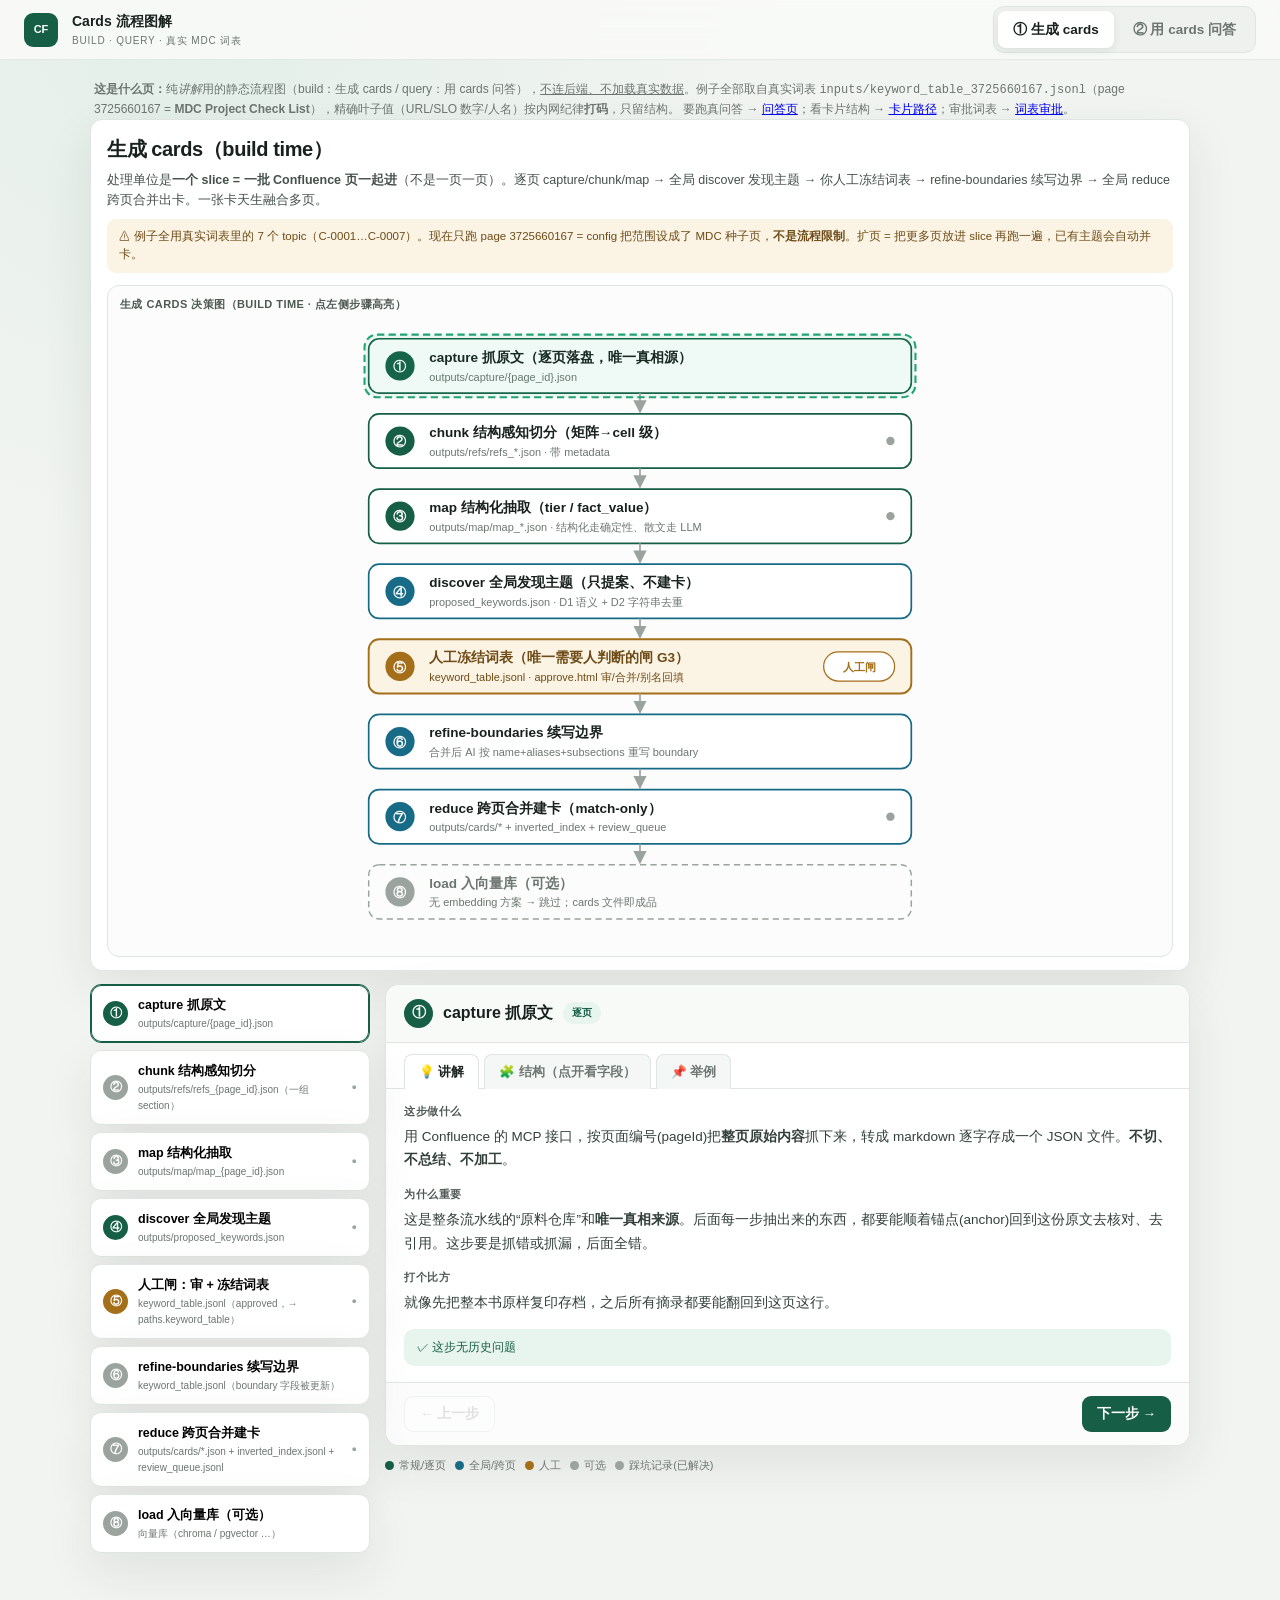
<file: frontend/flow.html>
<!doctype html>
<html lang="zh-CN">
<head>
<meta charset="utf-8" />
<meta name="viewport" content="width=device-width, initial-scale=1" />
<title>Cards 流程图解 · build & query（真实 MDC 数据）</title>
<style>
:root{
  --bg:#f2f4f1;--panel:#fff;--ink:#18211d;--muted:#6c756f;--line:#dfe5e0;
  --green:#165f46;--green-bright:#20a474;--green-soft:#e8f5ef;
  --gold:#a56e18;--gold-soft:#fbf4e5;--red:#b5473c;--red-soft:#faece9;
  --blue:#176b87;--blue-soft:#e4f2f5;--shadow:0 18px 50px rgba(31,48,39,.09);
}
*{box-sizing:border-box}
body{margin:0;color:var(--ink);background:radial-gradient(circle at 15% 0%,#e3efe9 0,transparent 30%),var(--bg);
  font-family:Inter,"Segoe UI","Microsoft YaHei",sans-serif;font-size:13.5px;line-height:1.6}
button{font:inherit;cursor:pointer}
code,pre{font-family:Consolas,"SF Mono",monospace}
.topbar{position:sticky;top:0;z-index:10;display:flex;align-items:center;gap:14px;min-height:60px;padding:0 24px;
  border-bottom:1px solid rgba(223,229,224,.85);background:rgba(249,250,248,.92);backdrop-filter:blur(14px);flex-wrap:wrap}
.brand-mark{display:grid;place-items:center;width:34px;height:34px;border-radius:9px;color:#fff;background:var(--green);font-size:11px;font-weight:800}
.brand strong{display:block;font-size:14px}.brand small{display:block;color:var(--muted);font-size:10px;text-transform:uppercase;letter-spacing:.08em}
.tabs{margin-left:auto;display:flex;gap:4px;padding:4px;border:1px solid var(--line);border-radius:11px;background:#eef1ee}
.tab{padding:8px 15px;border:0;border-radius:8px;color:var(--muted);background:transparent;font-weight:700}
.tab.on{color:var(--ink);background:#fff;box-shadow:0 3px 10px rgba(25,45,34,.08)}
main{width:min(1100px,calc(100% - 34px));margin:20px auto 60px}
.intro{padding:13px 16px;border:1px solid var(--line);border-radius:12px;background:#fff;box-shadow:var(--shadow)}
.intro h1{margin:0 0 5px;font-size:20px;letter-spacing:-.02em}
.intro p{margin:0;color:#46514a;font-size:12.5px}
.callout{margin-top:9px;padding:9px 12px;border-radius:9px;font-size:11.5px;line-height:1.55}
.callout.blue{background:var(--blue-soft);color:#0f4d61}.callout.gold{background:var(--gold-soft);color:#6e4b16}
.diagram{margin-top:12px;padding:10px;border:1px solid var(--line);border-radius:12px;background:#fbfcfb;overflow:auto}
.diagram svg{display:block;width:100%;height:auto;max-width:960px;margin:0 auto}
.diagram svg .dhi{fill:rgba(32,164,116,.07);stroke:var(--green-bright);stroke-width:2;stroke-dasharray:7 4;opacity:0;transition:opacity .25s;pointer-events:none}
.diagram .dcap{margin:0 2px 6px;font-size:11px;font-weight:800;letter-spacing:.04em;text-transform:uppercase;color:#4f5953}
.layout{display:grid;grid-template-columns:280px 1fr;gap:15px;margin-top:13px;align-items:start}
.rail{display:grid;gap:7px;position:sticky;top:74px}
.node{display:flex;gap:10px;align-items:center;width:100%;text-align:left;padding:10px 12px;border:1px solid var(--line);border-radius:11px;background:#fff;box-shadow:var(--shadow)}
.node:hover{border-color:#b9c6be}.node.on{border-color:var(--green);box-shadow:inset 0 0 0 1px var(--green)}
.node .num{flex:0 0 auto;display:grid;place-items:center;width:25px;height:25px;border-radius:50%;color:#fff;background:var(--green);font-size:12px;font-weight:800}
.node.flag .num{background:#9aa39d}.node.human .num{background:var(--gold)}.node.opt .num{background:#9aa39d}
.node .nt{display:block;font-size:12.5px;font-weight:800}.node .nd{display:block;margin-top:1px;color:var(--muted);font-size:10px}
.node .wf{margin-left:auto;color:#9aa39d;font-size:9px}
.detail{border:1px solid var(--line);border-radius:14px;background:#fff;box-shadow:var(--shadow);overflow:hidden}
.dh{display:flex;align-items:center;gap:10px;padding:14px 18px;border-bottom:1px solid var(--line);background:#f8faf8;flex-wrap:wrap}
.dh .num{display:grid;place-items:center;width:29px;height:29px;border-radius:50%;color:#fff;background:var(--green);font-weight:800}
.detail.flag .dh .num{background:#9aa39d}.detail.human .dh .num{background:var(--gold)}.detail.opt .dh .num{background:#9aa39d}
.dh h2{margin:0;font-size:16px}
.tag{padding:3px 9px;border-radius:999px;font-size:10px;font-weight:800;text-transform:uppercase}
.tag.page{color:var(--green);background:var(--green-soft)}.tag.global{color:var(--blue);background:var(--blue-soft)}
.tag.human{color:var(--gold);background:var(--gold-soft)}.tag.opt{color:var(--muted);background:#edf2ef}
.subtabs{display:flex;gap:5px;padding:11px 18px 0}
.subtabs button{padding:7px 14px;border:1px solid var(--line);border-radius:8px 8px 0 0;background:#f4f7f5;color:var(--muted);font-weight:700;font-size:12.5px;border-bottom:0}
.subtabs button.on{color:var(--ink);background:#fff}
.db{padding:14px 18px 16px;display:grid;gap:14px;border-top:1px solid var(--line);margin-top:-1px}
.sec h3{margin:0 0 5px;font-size:11px;font-weight:800;letter-spacing:.05em;text-transform:uppercase;color:#4f5953}
.sec p{margin:0;color:#33403a;font-size:13.5px;line-height:1.72}
.prodline{font-size:12px;color:var(--muted)}
.prodline code{padding:2px 7px;border-radius:6px;background:#eef2ef;color:#2f4a3d;font-weight:700}
.hint{font-size:11.5px;color:var(--blue);background:var(--blue-soft);padding:7px 10px;border-radius:8px}
.fd{border:1px solid var(--line);border-radius:9px;background:#fbfcfb;overflow:hidden}
.fd+.fd{margin-top:7px}
.fd>summary{list-style:none;cursor:pointer;display:flex;align-items:center;gap:8px;flex-wrap:wrap;padding:9px 12px;font-size:12.5px}
.fd>summary::-webkit-details-marker{display:none}
.fd>summary::before{content:"▸";color:#9aa39d;font-size:11px}
.fd[open]>summary::before{content:"▾"}
.fd>summary code{font-weight:800;color:#1f3b2e}
.ty{padding:2px 7px;border-radius:999px;background:#e8eeea;color:#516159;font-size:9.5px;font-weight:800;letter-spacing:.03em}
.ty.enum{background:var(--gold-soft);color:#6e4b16}.ty.num{background:var(--blue-soft);color:#0f4d61}
.fb{padding:0 13px 12px;font-size:12.5px;line-height:1.7;color:#3a443e;display:grid;gap:4px}
.fb b{color:#1f3b2e}
.fb .enums{display:flex;flex-wrap:wrap;gap:5px;margin-top:2px}
.fb .enums span{padding:3px 8px;border-radius:999px;background:#eef2ef;color:#41554b;font-size:11px;font-weight:700}
pre{margin:0;padding:12px 14px;border-radius:10px;background:#0f1714;color:#cfe7da;font-size:11.5px;line-height:1.6;overflow:auto;white-space:pre}
.warn{padding:11px 13px;border-radius:10px;background:var(--red-soft);border:1px solid #e6c1bb}
.warn h3{color:#8a2f25}.warn p{color:#7a2a21}
.ok{padding:9px 13px;border-radius:10px;background:var(--green-soft);color:#155e44;font-size:12px}
.hist{padding:11px 13px;border-radius:10px;background:#f1f5f2;border:1px solid var(--line)}
.hist h3{margin:0 0 4px;font-size:11px;font-weight:800;letter-spacing:.04em;color:#566159}
.hist p{margin:0;color:#4f5953;font-size:12.5px;line-height:1.65}
.hist .done{display:inline-block;margin-right:6px;padding:1px 7px;border-radius:6px;font-size:10px;font-weight:800;color:#155e44;background:var(--green-soft)}
.excap{padding:8px 11px;border-radius:8px;background:var(--gold-soft);color:#6e4b16;font-size:11.5px;line-height:1.55}
.take{padding:10px 12px;border-radius:9px;background:var(--green-soft);color:#155e44;font-size:13px;line-height:1.6}
.nav{display:flex;justify-content:space-between;gap:10px;padding:13px 18px;border-top:1px solid var(--line);background:#fbfcfb}
.nav button{min-height:36px;padding:0 15px;border:1px solid var(--line);border-radius:9px;background:#fff;font-weight:700}
.nav button.go{border:0;color:#fff;background:var(--green)}.nav button:disabled{opacity:.4;cursor:default}
.legend{display:flex;flex-wrap:wrap;gap:9px;margin-top:11px;color:var(--muted);font-size:11px}
.legend span{display:inline-flex;align-items:center;gap:5px}.dot{width:9px;height:9px;border-radius:50%}
@media(max-width:840px){.layout{grid-template-columns:1fr}.rail{position:static}}
</style>
</head>
<body>
<header class="topbar">
  <span class="brand-mark">CF</span>
  <span class="brand"><strong>Cards 流程图解</strong><small>build · query · 真实 MDC 词表</small></span>
  <div class="tabs">
    <button class="tab on" data-flow="build" type="button">① 生成 cards</button>
    <button class="tab" data-flow="query" type="button">② 用 cards 问答</button>
  </div>
</header>
<main>
  <div style="margin:10px 4px 0;font-size:12px;color:var(--muted,#6b7280)">
    <strong>这是什么页：</strong>纯<em>讲解</em>用的静态流程图（build：生成 cards / query：用 cards 问答），<u>不连后端、不加载真实数据</u>。例子全部取自真实词表
    <code>inputs/keyword_table_3725660167.jsonl</code>（page 3725660167 = <b>MDC Project Check List</b>），精确叶子值（URL/SLO 数字/人名）按内网纪律<b>打码</b>，只留结构。
    要跑真问答 → <a href="./index.html">问答页</a>；看卡片结构 → <a href="./cards.html">卡片路径</a>；审批词表 → <a href="./approve.html">词表审批</a>。
  </div>
  <div class="intro" id="intro"></div>
  <div class="layout">
    <div class="rail" id="rail"></div>
    <div>
      <div class="detail" id="detail"></div>
      <div class="legend">
        <span><i class="dot" style="background:var(--green)"></i>常规/逐页</span>
        <span><i class="dot" style="background:var(--blue)"></i>全局/跨页</span>
        <span><i class="dot" style="background:var(--gold)"></i>人工</span>
        <span><i class="dot" style="background:#9aa39d"></i>可选</span>
        <span><i class="dot" style="background:#9aa39d"></i>踩坑记录(已解决)</span>
      </div>
    </div>
  </div>
</main>
<script>
const QUERY_DIAGRAM = `
<p class="dcap">查询路径决策图（无 embedding · 报告用）</p>
<svg viewBox="0 0 960 648" xmlns="http://www.w3.org/2000/svg" font-family="Inter,'Microsoft YaHei',sans-serif">
  <defs>
    <marker id="ah" markerWidth="9" markerHeight="9" refX="7" refY="4" orient="auto">
      <path d="M0,0 L8,4 L0,8 z" fill="#9aa39d"></path>
    </marker>
  </defs>

  <!-- Q -->
  <rect x="360" y="16" width="240" height="44" rx="10" fill="#fff" stroke="var(--line)" stroke-width="1.5"></rect>
  <text x="480" y="43" text-anchor="middle" font-size="13" font-weight="800" fill="var(--ink)">用户问题（+ 可选 domains 过滤）</text>
  <line x1="480" y1="60" x2="480" y2="90" stroke="#9aa39d" stroke-width="1.6" marker-end="url(#ah)"></line>

  <!-- Router -->
  <rect x="300" y="92" width="360" height="62" rx="10" fill="#fff" stroke="var(--green)" stroke-width="1.8"></rect>
  <text x="480" y="118" text-anchor="middle" font-size="13.5" font-weight="800" fill="var(--green)">① 找卡 · LLM 路由</text>
  <text x="480" y="138" text-anchor="middle" font-size="11.5" fill="var(--muted)">读卡片目录：name · aliases · boundary · domain</text>
  <text x="668" y="112" font-size="11" font-weight="700" fill="var(--blue)">← 无 embedding：</text>
  <text x="668" y="128" font-size="11" font-weight="700" fill="var(--blue)">选卡 = 检索</text>
  <line x1="480" y1="154" x2="480" y2="182" stroke="#9aa39d" stroke-width="1.6" marker-end="url(#ah)"></line>

  <!-- 命中? -->
  <rect x="412" y="182" width="136" height="36" rx="18" fill="var(--gold-soft)" stroke="var(--gold)" stroke-width="1.5"></rect>
  <text x="480" y="205" text-anchor="middle" font-size="12.5" font-weight="800" fill="#6e4b16">命中卡？</text>

  <!-- 否 -->
  <rect x="40" y="176" width="262" height="64" rx="10" fill="var(--red-soft)" stroke="#e6c1bb" stroke-width="1.5"></rect>
  <text x="171" y="202" text-anchor="middle" font-size="12.5" font-weight="800" fill="#8a2f25">否 → NO_ANSWER</text>
  <text x="171" y="222" text-anchor="middle" font-size="11" fill="#7a2a21">落 review_queue → 回 build⑤ 补 alias/boundary</text>
  <line x1="412" y1="200" x2="306" y2="200" stroke="#9aa39d" stroke-width="1.6" marker-end="url(#ah)"></line>
  <text x="356" y="193" text-anchor="middle" font-size="11" font-weight="800" fill="var(--red)">否</text>

  <line x1="480" y1="218" x2="480" y2="250" stroke="#9aa39d" stroke-width="1.6" marker-end="url(#ah)"></line>
  <text x="492" y="238" font-size="11" font-weight="800" fill="var(--green)">是</text>

  <!-- tier -->
  <rect x="360" y="250" width="240" height="44" rx="10" fill="#fff" stroke="var(--ink)" stroke-width="1.5"></rect>
  <text x="480" y="277" text-anchor="middle" font-size="13" font-weight="800" fill="var(--ink)">② 判意图 + 看字段 tier</text>

  <!-- intent annotation: a SEPARATE LLM call on the ORIGINAL query (not from step ①) -->
  <rect x="626" y="247" width="316" height="50" rx="10" fill="var(--blue-soft)" stroke="var(--blue)" stroke-width="1.3"></rect>
  <text x="784" y="267" text-anchor="middle" font-size="11.5" font-weight="800" fill="var(--blue)">判意图 · INTENT_SYSTEM（独立 LLM 调用）</text>
  <text x="784" y="285" text-anchor="middle" font-size="10.5" fill="#0f4d61">喂「原始问题」再判 exact/concept，≠ ① 选卡的 canonical_ids</text>
  <line x1="626" y1="272" x2="602" y2="272" stroke="var(--blue)" stroke-width="1.4" marker-end="url(#ah)"></line>

  <!-- connectors to 3 columns -->
  <line x1="480" y1="294" x2="162" y2="328" stroke="#9aa39d" stroke-width="1.6" marker-end="url(#ah)"></line>
  <line x1="480" y1="294" x2="480" y2="328" stroke="#9aa39d" stroke-width="1.6" marker-end="url(#ah)"></line>
  <line x1="480" y1="294" x2="798" y2="328" stroke="#9aa39d" stroke-width="1.6" marker-end="url(#ah)"></line>

  <!-- col A narrative -->
  <rect x="24" y="330" width="276" height="92" rx="10" fill="#fff" stroke="var(--line)" stroke-width="1.5"></rect>
  <rect x="24" y="330" width="276" height="26" rx="10" fill="var(--green-soft)"></rect>
  <text x="162" y="348" text-anchor="middle" font-size="12.5" font-weight="800" fill="var(--green)">narrative</text>
  <text x="162" y="378" text-anchor="middle" font-size="12" fill="var(--ink)">→ LLM 转述</text>
  <text x="162" y="400" text-anchor="middle" font-size="11" fill="var(--muted)">概念 / 关系 / 概览题</text>

  <!-- col B inline-value -->
  <rect x="342" y="330" width="276" height="92" rx="10" fill="#fff" stroke="var(--line)" stroke-width="1.5"></rect>
  <rect x="342" y="330" width="276" height="26" rx="10" fill="var(--blue-soft)"></rect>
  <text x="480" y="348" text-anchor="middle" font-size="12.5" font-weight="800" fill="var(--blue)">inline-value</text>
  <text x="480" y="378" text-anchor="middle" font-size="12" fill="var(--ink)">→ 直接返回精确值（不调 LLM）</text>
  <text x="480" y="400" text-anchor="middle" font-size="11" fill="var(--muted)">conflict → 取新 + 并列分歧</text>

  <!-- col C pointer-only -->
  <rect x="660" y="330" width="276" height="92" rx="10" fill="#fff" stroke="var(--line)" stroke-width="1.5"></rect>
  <rect x="660" y="330" width="276" height="26" rx="10" fill="var(--gold-soft)"></rect>
  <text x="798" y="348" text-anchor="middle" font-size="12.5" font-weight="800" fill="var(--gold)">pointer-only</text>
  <text x="798" y="378" text-anchor="middle" font-size="12" fill="var(--ink)">→ ③ 下钻：顺 anchor 回原文</text>
  <text x="798" y="400" text-anchor="middle" font-size="11" fill="var(--muted)">→ LLM 读原文抽取</text>

  <!-- merge -->
  <line x1="162" y1="422" x2="470" y2="470" stroke="#9aa39d" stroke-width="1.6"></line>
  <line x1="480" y1="422" x2="480" y2="470" stroke="#9aa39d" stroke-width="1.6"></line>
  <line x1="798" y1="422" x2="490" y2="470" stroke="#9aa39d" stroke-width="1.6" marker-end="url(#ah)"></line>

  <!-- assemble -->
  <rect x="300" y="470" width="360" height="60" rx="10" fill="#fff" stroke="var(--green)" stroke-width="1.8"></rect>
  <text x="480" y="496" text-anchor="middle" font-size="13" font-weight="800" fill="var(--green)">④ 组装答案 + 引用</text>
  <text x="480" y="516" text-anchor="middle" font-size="11.5" fill="var(--muted)">page · anchor · version ＋ 冲突版本透明列出</text>

  <!-- note band -->
  <rect x="40" y="560" width="880" height="64" rx="10" fill="var(--green-soft)"></rect>
  <text x="60" y="586" font-size="12" font-weight="800" fill="#155e44">LLM 真正出手：① 路由 · 判意图 · narrative 转述 · pointer 下钻后读原文抽取</text>
  <text x="60" y="608" font-size="12" fill="#1d6b4f">精确值（inline-value）直接逐字返回、不经 LLM —— 这正是精确题不瞎编的根本原因。</text>

  <!-- step-highlight overlays: toggled by clicking a step in the left rail -->
  <rect class="dhi" data-steps="0" x="352" y="10" width="256" height="56" rx="12"></rect>
  <rect class="dhi" data-steps="1" x="34" y="86" width="632" height="138" rx="12"></rect>
  <rect class="dhi" data-steps="2" x="18" y="244" width="926" height="182" rx="12"></rect>
  <rect class="dhi" data-steps="3" x="36" y="464" width="888" height="162" rx="12"></rect>
</svg>`;

const BUILD_DIAGRAM = `
<p class="dcap">生成 cards 决策图（build time · 点左侧步骤高亮）</p>
<svg viewBox="0 0 920 600" xmlns="http://www.w3.org/2000/svg" font-family="Inter,'Microsoft YaHei',sans-serif">
  <defs>
    <marker id="ahb" markerWidth="9" markerHeight="9" refX="7" refY="4" orient="auto">
      <path d="M0,0 L8,4 L0,8 z" fill="#9aa39d"></path>
    </marker>
  </defs>

  <rect x="200" y="18" width="520" height="52" rx="10" fill="#fff" stroke="var(--green)" stroke-width="1.6"></rect>
  <circle cx="230" cy="44" r="14" fill="var(--green)"></circle><text x="230" y="49" text-anchor="middle" font-size="12" font-weight="800" fill="#fff">①</text>
  <text x="258" y="40" font-size="13" font-weight="800" fill="var(--ink)">capture 抓原文（逐页落盘，唯一真相源）</text>
  <text x="258" y="58" font-size="10.5" fill="var(--muted)">outputs/capture/{page_id}.json</text>
  <line x1="460" y1="70" x2="460" y2="88" stroke="#9aa39d" stroke-width="1.6" marker-end="url(#ahb)"></line>

  <rect x="200" y="90" width="520" height="52" rx="10" fill="#fff" stroke="var(--green)" stroke-width="1.6"></rect>
  <circle cx="230" cy="116" r="14" fill="var(--green)"></circle><text x="230" y="121" text-anchor="middle" font-size="12" font-weight="800" fill="#fff">②</text>
  <text x="258" y="112" font-size="13" font-weight="800" fill="var(--ink)">chunk 结构感知切分（矩阵→cell 级）</text>
  <text x="258" y="130" font-size="10.5" fill="var(--muted)">outputs/refs/refs_*.json · 带 metadata</text>
  <circle cx="700" cy="116" r="4" fill="#9aa39d"></circle>
  <line x1="460" y1="142" x2="460" y2="160" stroke="#9aa39d" stroke-width="1.6" marker-end="url(#ahb)"></line>

  <rect x="200" y="162" width="520" height="52" rx="10" fill="#fff" stroke="var(--green)" stroke-width="1.6"></rect>
  <circle cx="230" cy="188" r="14" fill="var(--green)"></circle><text x="230" y="193" text-anchor="middle" font-size="12" font-weight="800" fill="#fff">③</text>
  <text x="258" y="184" font-size="13" font-weight="800" fill="var(--ink)">map 结构化抽取（tier / fact_value）</text>
  <text x="258" y="202" font-size="10.5" fill="var(--muted)">outputs/map/map_*.json · 结构化走确定性、散文走 LLM</text>
  <circle cx="700" cy="188" r="4" fill="#9aa39d"></circle>
  <line x1="460" y1="214" x2="460" y2="232" stroke="#9aa39d" stroke-width="1.6" marker-end="url(#ahb)"></line>

  <rect x="200" y="234" width="520" height="52" rx="10" fill="#fff" stroke="var(--blue)" stroke-width="1.6"></rect>
  <circle cx="230" cy="260" r="14" fill="var(--blue)"></circle><text x="230" y="265" text-anchor="middle" font-size="12" font-weight="800" fill="#fff">④</text>
  <text x="258" y="256" font-size="13" font-weight="800" fill="var(--ink)">discover 全局发现主题（只提案、不建卡）</text>
  <text x="258" y="274" font-size="10.5" fill="var(--muted)">proposed_keywords.json · D1 语义 + D2 字符串去重</text>
  <line x1="460" y1="286" x2="460" y2="304" stroke="#9aa39d" stroke-width="1.6" marker-end="url(#ahb)"></line>

  <rect x="200" y="306" width="520" height="52" rx="10" fill="var(--gold-soft)" stroke="var(--gold)" stroke-width="1.8"></rect>
  <circle cx="230" cy="332" r="14" fill="var(--gold)"></circle><text x="230" y="337" text-anchor="middle" font-size="12" font-weight="800" fill="#fff">⑤</text>
  <text x="258" y="328" font-size="13" font-weight="800" fill="#6e4b16">人工冻结词表（唯一需要人判断的闸 G3）</text>
  <text x="258" y="346" font-size="10.5" fill="#6e4b16">keyword_table.jsonl · approve.html 审/合并/别名回填</text>
  <rect x="636" y="318" width="68" height="28" rx="14" fill="#fff" stroke="var(--gold)" stroke-width="1.2"></rect>
  <text x="670" y="336" text-anchor="middle" font-size="11" font-weight="800" fill="var(--gold)">人工闸</text>
  <line x1="460" y1="358" x2="460" y2="376" stroke="#9aa39d" stroke-width="1.6" marker-end="url(#ahb)"></line>

  <rect x="200" y="378" width="520" height="52" rx="10" fill="#fff" stroke="var(--blue)" stroke-width="1.6"></rect>
  <circle cx="230" cy="404" r="14" fill="var(--blue)"></circle><text x="230" y="409" text-anchor="middle" font-size="12" font-weight="800" fill="#fff">⑥</text>
  <text x="258" y="400" font-size="13" font-weight="800" fill="var(--ink)">refine-boundaries 续写边界</text>
  <text x="258" y="418" font-size="10.5" fill="var(--muted)">合并后 AI 按 name+aliases+subsections 重写 boundary</text>
  <line x1="460" y1="430" x2="460" y2="448" stroke="#9aa39d" stroke-width="1.6" marker-end="url(#ahb)"></line>

  <rect x="200" y="450" width="520" height="52" rx="10" fill="#fff" stroke="var(--blue)" stroke-width="1.6"></rect>
  <circle cx="230" cy="476" r="14" fill="var(--blue)"></circle><text x="230" y="481" text-anchor="middle" font-size="12" font-weight="800" fill="#fff">⑦</text>
  <text x="258" y="472" font-size="13" font-weight="800" fill="var(--ink)">reduce 跨页合并建卡（match-only）</text>
  <text x="258" y="490" font-size="10.5" fill="var(--muted)">outputs/cards/* + inverted_index + review_queue</text>
  <circle cx="700" cy="476" r="4" fill="#9aa39d"></circle>
  <line x1="460" y1="502" x2="460" y2="520" stroke="#9aa39d" stroke-width="1.6" marker-end="url(#ahb)"></line>

  <rect x="200" y="522" width="520" height="52" rx="10" fill="#fbfcfb" stroke="#9aa39d" stroke-width="1.4" stroke-dasharray="6 4"></rect>
  <circle cx="230" cy="548" r="14" fill="#9aa39d"></circle><text x="230" y="553" text-anchor="middle" font-size="12" font-weight="800" fill="#fff">⑧</text>
  <text x="258" y="544" font-size="13" font-weight="800" fill="var(--muted)">load 入向量库（可选）</text>
  <text x="258" y="562" font-size="10.5" fill="var(--muted)">无 embedding 方案 → 跳过；cards 文件即成品</text>

  <rect class="dhi" data-steps="0" x="196" y="14" width="528" height="60" rx="12"></rect>
  <rect class="dhi" data-steps="1" x="196" y="86" width="528" height="60" rx="12"></rect>
  <rect class="dhi" data-steps="2" x="196" y="158" width="528" height="60" rx="12"></rect>
  <rect class="dhi" data-steps="3" x="196" y="230" width="528" height="60" rx="12"></rect>
  <rect class="dhi" data-steps="4" x="196" y="302" width="528" height="60" rx="12"></rect>
  <rect class="dhi" data-steps="5" x="196" y="374" width="528" height="60" rx="12"></rect>
  <rect class="dhi" data-steps="6" x="196" y="446" width="528" height="60" rx="12"></rect>
  <rect class="dhi" data-steps="7" x="196" y="518" width="528" height="60" rx="12"></rect>
</svg>`;

const FLOWS = {
build: {
  title: "生成 cards（build time）",
  intro: "处理单位是<b>一个 slice = 一批 Confluence 页一起进</b>（不是一页一页）。逐页 capture/chunk/map → 全局 discover 发现主题 → 你人工冻结词表 → refine-boundaries 续写边界 → 全局 reduce 跨页合并出卡。一张卡天生融合多页。",
  callout: {cls:"gold", html:"⚠ 例子全用真实词表里的 7 个 topic（C-0001…C-0007）。现在只跑 page 3725660167 = config 把范围设成了 MDC 种子页，<b>不是流程限制</b>。扩页 = 把更多页放进 slice 再跑一遍，已有主题会自动并卡。"},
  diagram: BUILD_DIAGRAM,
  exTitle: "📌 贯穿例子：新内容把门户叫成『MDC Messaging Platform』（这正是真实 C-0002 的别名之一）。discover 提案 → 你人工判定它就是已有的 C-0002（MDC Management Portal）→ 合并。下面每步都跟着这个例子走，也解释了真实词表里 C-0002 为什么已经攒了一串别名。",
  steps: [
  {n:"①",cls:"",tag:["page","逐页"],title:"capture 抓原文",
   doIt:"用 Confluence 的 MCP 接口，按页面编号(pageId)把<b>整页原始内容</b>抓下来，转成 markdown 逐字存成一个 JSON 文件。<b>不切、不总结、不加工</b>。",
   why:"这是整条流水线的“原料仓库”和<b>唯一真相来源</b>。后面每一步抽出来的东西，都要能顺着锚点(anchor)回到这份原文去核对、去引用。这步要是抓错或抓漏，后面全错。",
   analogy:"就像先把整本书原样复印存档，之后所有摘录都要能翻回到这页这行。",
   prod:"outputs/capture/{page_id}.json",
   fields:[
    {f:"page_id",t:"string",m:"Confluence 页的唯一编号（就是网址里那串数字）。",ex:'"3725660167"'},
    {f:"title",t:"string",m:"页面标题。",ex:'"MDC Project Check List"'},
    {f:"body_md",t:"string (markdown)",m:"整页正文转成的 markdown 原文，含表格、列表、链接。后面 chunk 就是切它。",ex:'"## Channel Matrix ... ## Use Case Setup ..."'},
    {f:"source_url",t:"string (url)",m:"这页的网址，答案引用时回链用。",ex:'"https://wpb-confluence.../3725660167"'},
    {f:"confluence_version",t:"number (整数)",m:"页面版本号，每改一次 +1。多页冲突时用它判新旧。",ex:"31"},
    {f:"update_at",t:"string (日期)",m:"最后修改时间。冲突“取新”也看它。",ex:'"2026-05-20"'},
    {f:"owner / labels",t:"string / array",m:"页面负责人 / 标签。",ex:'"...(打码)", ["mdc","engagement"]'}
   ],
   problem:null,
   ex:{scenario:"capture 把 page 3725660167（MDC Project Check List）整页原样抓下来落盘——里面同时有渠道矩阵、Use Case 表、门户/权限说明。",
       code:`capture/3725660167.json
{ "page_id":"3725660167", "title":"MDC Project Check List", "confluence_version":31,
  "body_md":"## Channel Matrix\\n| Channel | Information | ... |\\n...\\n## Use Case Setup\\n| Use Case ID | ... |\\nM488 ...",
  "source_url":"https://wpb-confluence.../3725660167", "update_at":"2026-05-20" }`,
       take:"现在只是“原文落了盘”，还没切、还没和任何已有主题发生关系。"}},

  {n:"②",cls:"flag",tag:["page","逐页"],title:"chunk 结构感知切分",
   doIt:"把整页正文按<b>结构</b>切成一个个小块(section)。规则：渠道矩阵(PN/SMS/Email/Letter/Whatsapp × 属性) → 拆到<b>每个单元格</b>一块；Use Case 等记录表 → 每行一块；Q&A → 每个问题一块；流程 → 每个步骤一块；普通段落 → 按 H2/H3 切。每块贴上 metadata（来自矩阵哪个 channel/attribute，或表的哪行 row_key / 哪个问题）。",
   why:"<b>切多细，决定后面能多精确。</b> 像“Whatsapp 的某属性”这种格子级事实，整页切 3 大坨就会被埋掉、既抽不出也答不准。切到单元格级，每个事实才能成为能被<b>单独找到、单独引用</b>的最小单元。",
   analogy:"像把一整版报纸按“豆腐块”剪开归档，而不是整版塞进一个信封。",
   prod:"outputs/refs/refs_{page_id}.json（一组 section）",
   fields:[
    {f:"section_id",t:"string",m:"这一块的唯一 id ＝ 页id#完整标题路径（用全 heading_path，<b>不只取 leaf</b>，否则矩阵里 5 个渠道的同名属性格会撞成一个 id）。",ex:'"3725660167#Channel Matrix > Whatsapp > Information"'},
    {f:"heading_path",t:"array<string>",m:"这块在页里的标题层级路径（面包屑）。",ex:'["MDC Project Check List","Channel Matrix","Whatsapp","Information"]'},
    {f:"metadata",t:"object",m:"结构标签：来自矩阵的哪个 channel/attribute，或表的哪行(row_key)、哪个问题(question)。后面 reduce 靠它把内容填进对的子条目。",ex:'{"channel":"Whatsapp","attribute":"Information"}'},
    {f:"body_md",t:"string",m:"这一块的原文内容（就那个格子 / 那一小段）。",ex:'"(打码：该渠道该属性的原文)"'},
    {f:"has_table",t:"boolean",enums:["true","false"],m:"这块里还含不含表格。",ex:"false"},
    {f:"has_image",t:"boolean",enums:["true","false"],m:"这块里含不含图片。",ex:"false"}
   ],
   problem:"真实 Confluence→Markdown 踩过三连坑（已修，见 handoff/18）：①表行常<b>不带首尾 `|`</b>，严格正则收 0 行 → 矩阵全退化成散文；②一行<b>表头被渲染成 `##` 标题</b> → 整页挂到假标题下，污染所有 anchor（`heading_path=['...','| Use Case ID | ... | Letter']`）；③section_id 只取 leaf=attribute → 61 个矩阵 cell 里 11 个撞车（`#Information` ×5：五渠道塌成同一 id）。已改为放宽表格正则、带 `|` 的标题不当标题、section_id 用完整路径。",
   ex:{scenario:"矩阵里『Whatsapp × Information』这个格子被切成一个独立 section；Use Case 表里 M488 那一行也被切成一个独立 section，各自带 metadata。",
       code:`refs_3725660167.json
S1 section_id="3725660167#Channel Matrix > Whatsapp > Information"
   metadata={channel:"Whatsapp", attribute:"Information"}
S2 section_id="3725660167#Use Case Setup > M488"
   metadata={row_key:"M488"}`,
       take:"渠道格子、Use Case 行各自成了独立小块；能不能精确答，全靠这一步切对、metadata 贴对。"}},

  {n:"③",cls:"flag",tag:["page","逐段"],title:"map 结构化抽取",
   doIt:"对<b>每一个小块</b>处理：结构化块(矩阵/记录表/流程)走<b>确定性抽取</b>（tier/fact_value/metadata 直接透传，不靠 LLM 发挥）；散文块才调 LLM。抽出：讲哪些概念、含哪些原始关键词、信息类型(info_type)、可信度档(tier)；精确值<b>逐字</b>抄进 fact_value、指路写 pointer_to；再写中英摘要 + “这块能回答哪些问题”。",
   why:"这步给每块贴两个关键标签：<b>tier</b>（能不能张口直接答）——整套设计的心脏；以及 <b>questions</b>（这块能回答什么）——无 embedding 时它是 query 找卡的钩子之一。",
   prod:"outputs/map/map_{page_id}.json",
   fields:[
    {f:"concepts",t:"array<string>",m:"这块主要在讲的主题词。",ex:'["Whatsapp delivery"]'},
    {f:"keywords_raw",t:"array<string>",m:"原文里出现的关键词，<b>逐字保留</b>（不规范化、不合并同义）。",ex:'["Whatsapp","M488","SLO"]'},
    {f:"info_type",t:"enum",enums:["what-is","how-to","config","troubleshoot","reference","decision","meeting-notes"],m:"这块属于哪类信息。",ex:'"reference"'},
    {f:"tier",t:"enum",enums:["narrative","inline-value","pointer-only"],m:"能不能直接答的三档：narrative=可转述总结；inline-value=精确值逐字搬、可信；pointer-only=卡里不放值、只给指针，需下钻。",ex:'"inline-value"'},
    {f:"fact_value",t:"string | null",m:"tier=inline-value 时，从原文逐字抄来的精确值；否则 null。",ex:'"(打码：M488 的 SLO baseline 数值)"'},
    {f:"pointer_to",t:"string | null",m:"tier=pointer-only 时，指明“去哪看”；否则 null。",ex:'"见同页 Bounce Back / Retry 小节"'},
    {f:"summary_en / summary_zh",t:"string",m:"中英文摘要。",ex:'"Use case M488 service standard / SLO baseline"'},
    {f:"questions_en / questions_zh",t:"array<string>",m:"这块能完整回答的问题（3–7 条）。无 embedding 时用来匹配用户问题。",ex:'["What is the SLO baseline for use case M488?"]'},
    {f:"confidence",t:"number",range:"0.0 – 1.0",m:"抽取置信度，越低越要人复核（默认 <0.6 进复核队列）。",ex:"0.9"}
   ],
   problem:"早期 page-summary 写死了 “channels, Q&A tables, engagement process steps” 字样；邮箱 <code>eric.q.yuan@hsbc.com</code> 被误抽成 <code>http://hsbc.com</code> 的 inline-value。<b>已修</b>：page-summary 按 section 种类+真实实体通用派生；与邮箱同域的裸域名丢弃、多句散文不标 inline-value。对应 handoff/16 #3#4。",
   ex:{scenario:"M488 行里的确切 SLO 值被正确标成 inline-value 并逐字留下；渠道说明那种散文块是 narrative。",
       code:`S2(M488) → {tier:"inline-value", fact_value:"(打码 SLO 值)", info_type:"reference", metadata:{row_key:"M488"}}
S1(Whatsapp×Information) → {tier:"narrative", summary_zh:"Whatsapp 渠道的 Information 说明"}`,
       take:"此时它们还都挂在自己的 section 上，还没和任何 canonical topic 发生关系。"}},

  {n:"④",cls:"",tag:["global","全局"],title:"discover 全局发现主题",
   doIt:"把<b>所有页所有小块</b>的关键词/概念汇集做<b>全局聚类</b>，得出候选主题(topic)。每个候选给规范名、别名、证据词、建议子条目；同时和“现有已批准词表”比对，对每个候选报出“它最像已有的哪个主题”：D1=LLM 语义相似、D2=确定性字符串相似。<b>只产候选清单，绝不直接建卡。</b>",
   why:"把“发现”单独拎出来（而不是边发现边建卡），是为了在“发现”和“建卡”之间插一道人工闸——主题由人定，粒度才稳。D1/D2 防止“同一个东西被起不同名 → 变两张卡”的碎片化。",
   prod:"outputs/proposed_keywords.json",
   fields:[
    {f:"canonical_id",t:"string (C-PROP-*)",m:"候选的<b>临时</b> id，前缀 C-PROP-。人工批准后才换正式 C-####。临时 id 绝不进最终卡。",ex:'"C-PROP-0012"'},
    {f:"canonical_name",t:"string",m:"建议的规范名（最清楚的全称）。",ex:'"MDC Messaging Platform"'},
    {f:"aliases",t:"array<string>",m:"同义词 / 别名 / 缩写。",ex:'["Messaging Platform"]'},
    {f:"evidence_keywords",t:"array<string>",m:"支持它成为一个主题的证据词。",ex:'["portal","messaging platform","access right"]'},
    {f:"suggested_subsections",t:"array<string>",m:"建议的二级子条目名（仅建议，人工可改）。",ex:'["Portal link","UAT Access right","PROD Access right"]'},
    {f:"nearest_existing",t:"object",m:"D1：LLM 觉得最像的已有主题 + 语义相似度(0–1，软值、不可复现，仅供参考)。",ex:'{"canonical_id":"C-0002","name":"MDC Management Portal","similarity":0.86}'},
    {f:"dup_warning",t:"array<object>",m:"D2：确定性字符串相似度(0–1，可复现，max(token_jaccard, char_trigram_dice))。",ex:'[{"canonical_id":"C-0002","score":0.41}]'},
    {f:"status",t:"enum",enums:["proposed","needs_review"],m:"proposed=正常待审；needs_review=连模型都拿不准、点名让人看。",ex:'"proposed"'}
   ],
   problem:"早期离线兜底里 <code>propose_from_term</code> 把渠道/属性名<b>写死成 canned 返回</b>（只是 MockLLM 兜底，不是真聚类）。<b>已修</b>：通用全局聚类 + 确定性 D2(token Jaccard + char-trigram Dice) + D1 nearest_existing，无 canned。对应 handoff/16 #8。",
   ex:{scenario:"新内容把门户叫 “MDC Messaging Platform”。discover 聚成一个候选，并自动报出“疑似 = 已有 C-0002 (MDC Management Portal)”。",
       code:`{ "canonical_name":"MDC Messaging Platform",
  "nearest_existing":{"canonical_id":"C-0002","name":"MDC Management Portal","similarity":0.86},  // D1 语义
  "dup_warning":[{"canonical_id":"C-0002","score":0.41}],                                        // D2 字符串
  "status":"proposed" }`,
       take:"D1 高(0.86)、D2 低(0.41) 恰好互补：字面只共享 mdc/portal，但意思就是同一个。系统把疑点摆上桌，不替你拍板。"}},

  {n:"⑤",cls:"human",tag:["human","人工"],title:"人工闸：审 + 冻结词表",
   doIt:"你（人）用 approve.html 打开候选清单 + 现有已冻结词表，逐条决定：<b>保留为新主题 / 合并到某已有主题</b>（它的名字会变成对方的别名）<b>/ 降级为子条目 / 丢弃</b>。顺手补全 boundary、domains、subsection，导出整张“已批准词表”。",
   why:"这是整条流水线<b>唯一需要人判断</b>的地方，也是“主题粒度稳不稳”的总闸。机器负责发现（覆盖广），人负责拍板（结构稳）。无 embedding 时，你在这里定的 <b>aliases / boundary</b> 直接就是 query 找卡的索引，质量是命根。",
   prod:"keyword_table.jsonl（approved，→ paths.keyword_table）",
   fields:[
    {f:"canonical_id",t:"string (C-####)",m:"正式稳定 id，一旦定下<b>永不复用、永不改</b>。",ex:'"C-0002"'},
    {f:"canonical_name",t:"string",m:"对外统一规范名。卡片合并、倒排表都以它为键。",ex:'"MDC Management Portal"'},
    {f:"aliases",t:"array<string>",m:"所有别名/同义/缩写。<b>合并、别名回填都往这里加</b>——越全召回越稳。",ex:'["MDC Messaging Platform","UAV Access Right","PROD Access Right"]'},
    {f:"domains",t:"array<enum>",enums:["Q2 - Engagement","MDC Onboarding","(本项目自定义域标签)"],m:"域标签，可多个。用于导航和检索预过滤。只打标签，绝不用来删页。",ex:'["Q2 - Engagement","MDC Onboarding"]'},
    {f:"topic_type",t:"enum",enums:["component","process","service","initiative","planning","inventory"],m:"分类提示，只做提示、不参与分组。",ex:'"inventory"'},
    {f:"topic_class",t:"enum",enums:["workflow","system component","catalog"],m:"决定卡片<b>派生哪些字段</b>：workflow→trigger/steps；system component→purpose/capabilities；catalog→categories/sla。",ex:'"system component"'},
    {f:"boundary",t:"string",m:"范围边界：这个主题管到哪、不管哪。喂给 reduce 判断某段算不算它，专治一词多义误归。",ex:'"MDC portal 渠道管理与 UAT/PROD access right 申请链路"'},
    {f:"subsections",t:"array<string>",m:"二级子条目名单（层级由人定）。reduce 按这个名单把内容填进去。",ex:'["Portal link","UAT Access right","PROD Access right"]'},
    {f:"status",t:"enum",enums:["proposed","approved"],m:"只有 approved 才进正式建卡流程。",ex:'"approved"'}
   ],
   problem:"把“人工冻结”设为<b>强制闸（G3）</b>。上次曾被跳过（opencode 自己冻词表、scope 没人 review），这次务必由你在 approve.html 真审冻结——这是整条链路唯一需要人判断的地方。对应 handoff/09。",
   ex:{scenario:"你在 approve.html 看到 ⚠『MDC Messaging Platform ~ C-0002 (D1 0.86)』，判断确实同一个，点『合并到 C-0002』。词表里仍只有一行 C-0002，名字被回填进它的 aliases（这就是 D4）。",
       code:`// 这是真实词表 inputs/keyword_table_3725660167.jsonl 的 C-0002 行（别名已是历次合并攒出来的）：
{"canonical_id":"C-0002","canonical_name":"MDC Management Portal",
 "aliases":["MDC Messaging Platform","MDC Management Portal access right application and link","UAV Access Right","PROD Access Right"],
 "domains":["Q2 - Engagement","MDC Onboarding"],"topic_type":"inventory","topic_class":"system component",
 "boundary":"MDC portal 渠道管理与 UAT/PROD access right 申请链路",
 "subsections":["Portal link","UAT Access right","PROD Access right"],"status":"approved"}`,
       take:"“合并”的本质 = 让候选名变成已有主题的一个别名。从此 reduce 把它的小块认成 C-0002。"}},

  {n:"⑥",cls:"flag",tag:["global","全局"],title:"refine-boundaries 续写边界",
   doIt:"freeze 之后、reduce 之前跑一道：对刚被合并过（boundary_stale=true）或 boundary 为空的 topic，用 AI 按 <b>canonical_name + 全部 aliases + subsections</b> 重写 boundary，覆盖合并后的并集；跑完清除标记，<b>幂等</b>。",
   why:"合并会让老 topic 范围变宽，而 boundary 是 reduce 的“准入闸”——范围宽了 boundary 没跟上，本该归入的新内容会被<b>误拒</b>（掉进 unmatched）。这步让 boundary 始终覆盖最新并集。",
   analogy:"给主题“扩了地盘”后，顺手把地图边界也重画一遍，免得新地盘上的房子被当成“界外”。",
   prod:"keyword_table.jsonl（boundary 字段被更新）",
   fields:[
    {f:"boundary_stale",t:"boolean",enums:["true","false"],m:"approve.html 每次合并/降级会给目标 topic 打 true（原 boundary 保留不动），refine 跑完清除。",ex:"true"},
    {f:"boundary",t:"string",m:"被 AI 按并集重写后的范围边界。",ex:'"MDC portal 渠道管理、消息平台入口与 UAT/PROD access right 申请链路"'}
   ],
   problem:null,
   ex:{scenario:"C-0002 合并了 “MDC Messaging Platform” 后被打上 boundary_stale=true。refine-boundaries 用 name+aliases+subsections 重写 boundary，把“消息平台入口”纳进范围。",
       code:`// backend/reducer/boundary.py + pipeline.py 的 refine-boundaries 命令
C-0002.boundary_stale: true → false
C-0002.boundary: "MDC portal 渠道管理与 UAT/PROD access right 申请链路"
              → "...渠道管理、消息平台入口与 UAT/PROD access right 申请链路"`,
       take:"boundary 最初由 AI 写（discover 的 suggested_boundary），合并后也由 AI 续写，口径一致。"}},

  {n:"⑦",cls:"flag",tag:["global","全局"],title:"reduce 跨页合并建卡",
   doIt:"把<b>所有页</b>的小块，按匹配到的 canonical_id 分组（<b>只匹配冻结词表里已有的，不造新词</b>）；每组用卡片模板拼成一张卡：叙述类可合并总结、精确值逐字搬并带锚点、同字段多页不一致就<b>取新值并把分歧摆出来</b>、子条目按 metadata 填。矩阵 cell <b>同时路由到“行 topic ∪ 列 topic”</b>（不再 winner-take-all）。",
   why:"这是“把散在多页的零碎事实按主题汇总成一张可用卡”的一步。一张卡天生融多页；冲突显式标注，是技术文档最易错处（同一参数多版本）的兜底。",
   prod:"outputs/cards/*.json + inverted_index.jsonl + review_queue.jsonl",
   fields:[
    {f:"canonical_id / canonical_name / aliases / domains / boundary / topic_class",t:"（透传自词表）",m:"卡片的身份与分类，原样来自 ⑤ 的冻结词表。",ex:'"C-0002" / "MDC Management Portal" / ...'},
    {f:"questions_agg_en / questions_agg_zh",t:"array<string>",m:"这张卡聚合的可回答问题。无 embedding 时，query 用它匹配用户问题。",ex:'["How to apply MDC portal PROD access right?"]'},
    {f:"subsections",t:"array<object>",m:"二级子条目，每个含 name / summary / fields / sources，按 metadata 路由填。",ex:'[{"name":"PROD Access right","fields":[...],"sources":[...]}]'},
    {f:"fields",t:"array<object>",m:"卡的正文知识条目，每条含 field / tier / value / sources。",ex:'[{"field":"definition","tier":"narrative","value":"...","sources":[...]}]'},
    {f:"fields[].tier",t:"enum",enums:["narrative","inline-value","pointer-only"],m:"同 map 三档，决定答题时直接答还是下钻。",ex:'"inline-value"'},
    {f:"fields[].conflict / authoritative",t:"boolean",enums:["true","false"],m:"这条精确值是否多版本不一致 / 是否“取新”胜出。",ex:"true"},
    {f:"fields[].conflict_detail",t:"array<object>",m:"冲突时把各来源各值全摆出来（value/page_id/version/update_at），不偷偷选。",ex:'[{"value":"...新","page_id":"3725660167"},{"value":"...旧","page_id":"..."}]'},
    {f:"fields[].sources",t:"array<object>",m:"原文出处：page_id / anchor / source_url / confluence_version。每条 claim 都要能回原文。",ex:'[{"page_id":"3725660167","anchor":"...","confluence_version":31}]'},
    {f:"flags",t:"array<string>",m:"给人看的提示（有冲突 / 缩写待确认 等）。",ex:'["config field has version conflict"]'}
   ],
   problem:"曾出两类坑（已修）：①subsection 是占位 stub（summary=“Captured subsection evidence for X.”、无 inline-value）、definition 是整页元描述拼接病句、字段用了不符 schema 的键、还有写死 flag/路由特例 + 字段爆炸（handoff/16 #5#6#7）；②矩阵 winner-take-all 评分把 61 个 cell <b>全塞进 C-0001</b> → C-0005/C-0006 一个 cell 都拿不到、不出卡，导致 7 个 approved topic 只出 5 张卡（handoff/18 §4.1）。已改 metadata 真路由 + 行∪列 topic。",
   ex:{scenario:"reduce 吃所有页的 map。因为 “MDC Messaging Platform” 已是 C-0002 别名，那些小块命中 C-0002，和原有 portal 小块一起建成同一张 card C-0002；矩阵格子则同时进“渠道卡 C-0001”和它的列 topic。",
       code:`// card C-0002 用多来源小块重新建出：
subsection "PROD Access right": 取确切入口(inline-value) + sources 含 page 3725660167
subsection "UAT Access right" : 同上
// 全程仍是 1 张卡 C-0002，没有新卡；精确值冲突 → 取新 + conflict_detail + 进 review_queue`,
       take:"“合并”不是往旧文件追加，而是用多来源小块把 card C-0002 整个重建一遍；冲突一律取新+摆分歧+进队列，不偷偷选。"}},

  {n:"⑧",cls:"opt",tag:["opt","可选"],title:"load 入向量库（可选）",
   doIt:"把每张卡向量化(embedding)写入向量库，供 query 时按“向量相似度”检索。",
   why:"<b>只有“用向量检索找卡”才需要这步。</b> build 到 ⑦ 已产出完整 cards，全程不依赖 embedding。你们的 LLM-wiki 无 embedding 方案 → 这步跳过，cards 文件本身就是成品。",
   prod:"向量库（chroma / pgvector …）",
   fields:[
    {f:"embedding",t:"array<number>",m:"卡片文本的向量表示。维度取决于模型（如 BGE-m3 = 1024 维）。",ex:"[0.013, -0.27, ...]"},
    {f:"metadata",t:"object",m:"随向量存的过滤字段（canonical_id / domains 等），供检索预过滤。",ex:'{"canonical_id":"C-0002","domains":["Q2 - Engagement"]}'}
   ],
   problem:null,
   ex:{scenario:"无 embedding 方案：这步直接跳过。",
       code:`// 你们不做向量检索 → 不需要 load
// outputs/cards/C-0002.json 直接就是可用成品`,
       take:"build 到 ⑦ 就完事了。"}}
  ]
},
query: {
  title: "用 cards 做问答（query time）",
  intro: "用户问题 → LLM 路由找卡 → 按字段 tier 取答（直答 / 转述 / 下钻）→ 带原文引用组装答案。下面这张<b>决策图</b>是整条 query 路径的一页总览，可直接截进汇报。",
  callout: {cls:"blue", html:"⚑ <b>无 embedding</b>：找卡不靠向量，而靠 <b>LLM 读 card 目录选卡</b>（canonical_name + aliases + boundary + domains + questions_agg）。代码在 <code>backend/agentic/service.py</code> 的 <code>route_card_llm()</code>，失败兜底 <code>match_card_keyword()</code>。所以 ⑤ 里别名/边界质量，直接决定这里找不找得到卡。"},
  diagram: QUERY_DIAGRAM,
  exTitle: "📌 贯穿例子：用户问『怎么申请 MDC Management Portal 的 PROD access right？』——看它怎么命中 C-0002 并答出 PROD 申请入口。另配两道对照题（概念题 / 指针下钻题）。",
  steps: [
  {n:"①",cls:"",tag:["page","输入"],title:"用户问题",
   doIt:"用户用自然语言提问，可附带一个 domains 提示缩小范围。",
   why:"问答的起点。措辞会影响下一步“选卡”能不能命中——这也是为什么 card 的别名要尽量全。",
   prod:"query 字符串（+ 可选 domains 过滤）",
   fields:[
    {f:"query",t:"string",m:"用户的自然语言问题。",ex:'"怎么申请 MDC Management Portal 的 PROD access right？"'},
    {f:"domains (可选)",t:"enum",enums:["Q2 - Engagement","MDC Onboarding","留空 = 全部"],m:"可选的域过滤，先把范围缩到某个域。",ex:'"MDC Onboarding"'}
   ],
   problem:null,
   ex:{scenario:"用户在问答框输入问题，没指定 domains。",code:`"怎么申请 MDC Management Portal 的 PROD access right？"`,
       take:"起点。系统接下来要在所有卡里找出“讲这事”的那张。"}},

  {n:"②",cls:"global",tag:["global","选卡"],title:"找到相关卡（LLM 路由）",
   doIt:"把 card 目录（每张卡 canonical_id + canonical_name + aliases + boundary + domains）拼成一份“菜单”给 LLM，让它<b>按意思</b>挑出相关卡的 canonical_id。<b>这一步就是无 embedding 方案的“检索”。</b> LLM 没挑出来时，兜底用确定性关键词/别名匹配。",
   why:"这步决定“能不能找到对的卡”。目录只有几十~几百条，全塞进上下文不大，所以可以让 LLM 直接读着选——比向量更懂“换个说法的同一件事”。命中全靠 <b>aliases / boundary</b>：找不到多半是别名缺了，回 build ⑤ 补（D4 会让它越用越全）。",
   prod:"命中的 canonical_id(s) → card",
   fields:[
    {f:"card 目录条目",t:"object",m:"无 embedding 时供 LLM 扫的“菜单”：每张卡的身份+别名+边界+模块。",ex:'{"canonical_id":"C-0002","canonical_name":"MDC Management Portal","aliases":["MDC Messaging Platform","PROD Access Right",...],"boundary":"MDC portal 渠道管理与 UAT/PROD access right 申请链路"}'},
    {f:"ROUTER_SYSTEM",t:"prompt",m:"路由提示：只回目录里出现的 id；按意思而非字面挑；尊重 boundary；都不覆盖就回空。代码 backend/agentic/service.py。",ex:'task: agentic_route_card → {"canonical_ids":[...]}'},
    {f:"命中结果",t:"array<canonical_id>",m:"挑中的一张或几张卡。",ex:'["C-0002"]'}
   ],
   problem:null,
   ex:{scenario:"LLM 读目录：C-0002 的 aliases 含『PROD Access Right』、boundary 含『UAT/PROD access right 申请链路』 → 命中 C-0002。就算用户说『MDC Messaging Platform』（别名）也命中。",
       code:`// ROUTER_SYSTEM (真实 prompt 摘要):
//   Select the approved card(s) that can answer the question.
//   Match on meaning, not surface words; respect each card's boundary.
//   Return {"canonical_ids":[...]}; if none covers it, return [].
入: {"query":"怎么申请 MDC Management Portal 的 PROD access right？", "cards":[{C-0001...},{C-0002...},...]}
出: {"canonical_ids":["C-0002"]}`,
       take:"别名回填(D4)在这里兑现价值：换个说法也能找到同一张卡。兜底 match_card_keyword 保证离线/模型失败也有结果。"}},

  {n:"③",cls:"",tag:["page","取答"],title:"判意图 + 按 tier 取答",
   doIt:"<b>判意图是与②选卡相互独立的另一次 LLM 调用</b>：这一步把<b>原始用户问题</b>（不是②返回的 <code>canonical_ids</code>）再喂给 <code>INTENT_SYSTEM</code>，分成 <b>concept</b>（定义/关系/概览）或 <b>exact</b>（要确切值/步骤/标识）。然后看命中字段的 tier：<b>narrative</b> → 转述总结；<b>inline-value</b> → 直接答精确值、自带出处；<b>pointer-only</b>（或 exact 但卡里没 inline 值）→ 顺 anchor <b>下钻</b>原文取确切值再答。",
   why:"<b>这就是 cards 的核心价值</b>：精确值绝不靠 LLM 现编，要么逐字搬(inline-value)、要么下钻取(pointer-only)，所以精确题不会瞎答。<b>为什么意图不在②的返回里</b>：②的路由只负责“选哪张卡”，输出就是 <code>canonical_ids</code>；意图是另一个问题（“这问的是概念还是要确切值”），所以单独再调一次 <code>INTENT_SYSTEM</code> 判，二者解耦、各司其职。",
   prod:"答案片段 + 出处（+ 可能的下钻动作）",
   fields:[
    {f:"INTENT_SYSTEM",t:"prompt",m:"意图分类提示：concrete 值/配置/限额/错误码/步骤 → exact；定义/概览/职责/关系 → concept；要更多细节或要原文 → 当 exact（要下钻）。",ex:'{"intent":"exact"|"concept"}'},
    {f:"tier",t:"enum",enums:["narrative","inline-value","pointer-only"],m:"决定这条怎么用：转述 / 直答 / 下钻。",ex:'"inline-value"'},
    {f:"value",t:"string | null",m:"inline-value/narrative 有值；pointer-only 为 null。",ex:'"(打码：PROD 申请入口/链接)"'},
    {f:"pointer_to",t:"string | null",m:"pointer-only 时指明去哪取。",ex:"null"},
    {f:"conflict",t:"boolean",enums:["true","false"],m:"若 true，提示这条还有别的版本值，答时应说明。",ex:"false"},
    {f:"sources",t:"array<object>",m:"出处锚点，用于引用和回原文核对。",ex:'[{"page_id":"3725660167","anchor":"... > PROD Access right","confluence_version":31}]'}
   ],
   problem:null,
   ex:{scenario:"②只返回 <code>{\"canonical_ids\":[\"C-0002\"]}</code>（没有意图）。这一步用<b>原始问题</b>再调一次 INTENT_SYSTEM 得到 <code>exact</code>，与选卡相互独立；再命中 C-0002 → 子条目『PROD Access right』。inline-value 直接给；若是 pointer-only 则进第④步下钻。",
       code:`// ②（找卡）的输出里本来就没有意图：
//   {"canonical_ids":["C-0002"]}
// 判意图 = 对“原始问题”再调一次 LLM（与②各自独立）：
INTENT_SYSTEM 入: {"query":"怎么申请 MDC Management Portal 的 PROD access right?"}
INTENT_SYSTEM 出: {"intent":"exact"}

// 然后按命中字段 tier 取答：
{"name":"PROD Access right","tier":"inline-value",
 "value":"(打码：PROD 申请入口)","conflict":false,
 "sources":[{"page_id":"3725660167","anchor":"...> PROD Access right","confluence_version":31}]}`,
       take:"意图不在②的返回里是对的：②只选卡，意图是单独一次 LLM 调用。inline-value 直接给确切入口；只有指针就走下钻。"}},

  {n:"④",cls:"",tag:["page","下钻+组装"],title:"下钻取证 + 组装答案 + 引用",
   doIt:"pointer-only / 卡里缺确切值时：<b>下钻</b>——<code>refs_for_card()</code> 顺字段 sources 的 anchor 找回原始章节，交给 <code>answer_from_refs()</code>，让 LLM <b>只读这几段原文</b>作答（ANSWER_SYSTEM：只用所给原文、不许编、要可引用、无支撑就 NO_ANSWER）。最后把答案拼成一段，<b>附 anchor / source_url / version 引用</b>；有冲突就把版本分歧透明写出。",
   why:"答案<b>可追溯</b>——满足“引出原文”的硬目标，Business 能直接核对真伪。这是和“纯 LLM 瞎答”最大的区别。下钻让 pointer-only 卡也能给出确切答案，而不是只甩个链接。",
   prod:"最终回答（正文 + 引用 + 冲突提示）",
   fields:[
    {f:"ANSWER_SYSTEM",t:"prompt",m:"生成提示：只用所给 refs；config/错误码/参数/版本/限额优先逐字；无支撑 → 以 NO_ANSWER 开头；refs 矛盾 → 说明冲突、有版本证据时取新。代码 backend/answer/service.py。",ex:'task: answer_from_context → {"answer": "..."}'},
    {f:"answer",t:"string",m:"回答正文。",ex:'"PROD access right 的申请入口见 …（打码），路径：portal > access right > PROD"'},
    {f:"citations",t:"array<object>",m:"引用来源（页、anchor、版本、链接），逐条可点回原文。",ex:'[{"page":"MDC Project Check List","version":31,"anchor":"...> PROD Access right"}]'}
   ],
   problem:null,
   ex:{scenario:"拼出带引用的回答；若该字段 conflict=true 还会列出版本分歧。",
       code:`A：申请 MDC Management Portal 的 PROD access right —— 入口/路径见原文（打码）。
   来源：MDC Project Check List (page 3725660167, v31) > PROD Access right
   注：如该字段标 conflict，会一并列出旧值并说明“取新”。`,
       take:"确切、可追溯。inline-value 直接给值且不经 LLM；pointer-only 下钻后由 LLM 只读原文抽取——两条路都带出处。"}},

  {n:"⑤",cls:"opt",tag:["opt","对比"],title:"三种回答族（PoC 对比）",
   doIt:"PoC 用证据对比三条回答路线：<b>① RAG</b>（向量检索原始 chunk 喂 LLM）；<b>② 卡片库（审批卡）</b>（用已批准 cards，分“卡片直答 card-direct”和“卡片+回原文取证 card-grounding”）；<b>③ Agentic</b>（路由器判意图，决定走直答还是下钻，必要时多跳）。",
   why:"目的是给领导一个有证据的结论：哪条路线最准、最可追溯。<b>没 embedding 时，RAG 那族基本退场</b>（它依赖向量检索），主角变成卡片方案。",
   prod:"eval 对比报告 / 看板",
   fields:[
    {f:"answer_family",t:"enum",enums:["rag","llm-wiki","agentic"],m:"三条回答路线之一。",ex:'"agentic"'},
    {f:"card_mode (仅 llm-wiki)",t:"enum",enums:["card-direct","card-grounding"],m:"卡片直答 / 卡片+回原文取证。",ex:'"card-grounding"'}
   ],
   problem:null,
   ex:{scenario:"在没有 embedding 的现实下对比三族。",
       code:`② 卡片库（审批卡）：用 C-0002 卡直接答 ✅ 主打（card-direct / card-grounding）
③ Agentic    ：LLM 路由找卡 + 判意图 + 必要时下钻 ✅ 可叠加（主推）
① RAG        ：依赖向量检索 → 无 embedding 时退场`,
       take:"卡片方案(②③)在没 embedding 时正好是主角；这也印证 build 的方向是对的。"}}
  ]
}
};

let cur = {flow:"build", i:0, view:"explain"};
const railEl=document.getElementById("rail"), detailEl=document.getElementById("detail"), introEl=document.getElementById("intro");
function esc(s){return String(s).replace(/[&<>]/g,c=>({"&":"&amp;","<":"&lt;",">":"&gt;"}[c]));}
function renderIntro(){
  const f=FLOWS[cur.flow];
  introEl.innerHTML=`<h1>${f.title}</h1><p>${f.intro}</p>`
    +(f.callout?`<div class="callout ${f.callout.cls}">${f.callout.html}</div>`:"")
    +(f.diagram?`<div class="diagram">${f.diagram}</div>`:"");
}
function renderRail(){
  const f=FLOWS[cur.flow];
  railEl.innerHTML=f.steps.map((s,idx)=>`
    <button class="node ${s.cls} ${idx===cur.i?'on':''}" data-i="${idx}" type="button">
      <span class="num">${s.n}</span>
      <span><span class="nt">${s.title}</span><span class="nd">${s.prod}</span></span>
      ${s.problem?`<span class="wf" title="踩坑记录(已解决)">●</span>`:''}
    </button>`).join("");
}
function fieldHtml(fl){
  const isEnum=!!fl.enums, isNum=/number/.test(fl.t);
  const tyCls=isEnum?"enum":(isNum?"num":"");
  return `<details class="fd"><summary><code>${esc(fl.f)}</code> <span class="ty ${tyCls}">${esc(fl.t)}</span></summary>
    <div class="fb">
      <div><b>含义</b>：${fl.m}</div>
      ${fl.enums?`<div><b>取值（枚举）</b><div class="enums">${fl.enums.map(e=>`<span>${esc(e)}</span>`).join("")}</div></div>`:''}
      ${fl.range?`<div><b>取值范围</b>：${esc(fl.range)}</div>`:''}
      ${fl.ex?`<div><b>例</b>：<code>${esc(fl.ex)}</code></div>`:''}
    </div></details>`;
}
function renderDetail(){
  const f=FLOWS[cur.flow], s=f.steps[cur.i];
  const tagCls={page:"page",global:"global",human:"human",opt:"opt"}[s.tag[0]];
  detailEl.className="detail "+s.cls;
  let body="";
  if(cur.view==="explain"){
    body=`<div class="sec"><h3>这步做什么</h3><p>${s.doIt}</p></div>
          <div class="sec"><h3>为什么重要</h3><p>${s.why}</p></div>
          ${s.analogy?`<div class="sec"><h3>打个比方</h3><p>${s.analogy}</p></div>`:''}
          ${s.problem?`<div class="hist"><h3>🗂 踩坑记录</h3><p><span class="done">已解决</span>${s.problem}</p></div>`:`<div class="ok">✓ 这步无历史问题</div>`}`;
  }else if(cur.view==="struct"){
    body=`<div class="prodline">产物文件：<code>${esc(s.prod)}</code></div>
          <div class="hint">👇 点任意字段展开，看它的含义 / 类型 / 取值枚举或范围 / 例子</div>
          <div>${s.fields.map(fieldHtml).join("")}</div>`;
  }else{
    body=`<div class="excap">${f.exTitle}</div>
          <div class="sec"><h3>这一步在例子里发生了什么</h3><p>${s.ex.scenario}</p></div>
          <div class="sec"><h3>得到</h3><pre>${esc(s.ex.code)}</pre></div>
          <div class="take">👉 ${s.ex.take}</div>`;
  }
  detailEl.innerHTML=`
    <div class="dh"><span class="num">${s.n}</span><h2>${s.title}</h2><span class="tag ${tagCls}">${s.tag[1]}</span></div>
    <div class="subtabs">
      <button data-view="explain" class="${cur.view==='explain'?'on':''}" type="button">💡 讲解</button>
      <button data-view="struct"  class="${cur.view==='struct'?'on':''}" type="button">🧩 结构（点开看字段）</button>
      <button data-view="example" class="${cur.view==='example'?'on':''}" type="button">📌 举例</button>
    </div>
    <div class="db">${body}</div>
    <div class="nav">
      <button type="button" id="prev" ${cur.i===0?'disabled':''}>← 上一步</button>
      <button type="button" class="go" id="next" ${cur.i===f.steps.length-1?'disabled':''}>下一步 →</button>
    </div>`;
  detailEl.querySelectorAll(".subtabs button").forEach(b=>b.onclick=()=>{ cur.view=b.dataset.view; renderDetail(); });
  document.getElementById("prev").onclick=()=>{ if(cur.i>0){cur.i--;rerender();} };
  document.getElementById("next").onclick=()=>{ if(cur.i<f.steps.length-1){cur.i++;rerender();} };
}
function highlightDiagram(){
  document.querySelectorAll('#intro .diagram svg .dhi').forEach(r=>{
    r.style.opacity = (String(cur.i)===r.dataset.steps) ? '1' : '0';
  });
}
function rerender(){ renderRail(); renderDetail(); highlightDiagram(); }
railEl.addEventListener("click",e=>{ const b=e.target.closest("[data-i]"); if(!b)return; cur.i=+b.dataset.i; rerender(); });
document.querySelectorAll(".tab").forEach(t=>t.onclick=()=>{
  document.querySelectorAll(".tab").forEach(x=>x.classList.toggle("on",x===t));
  cur.flow=t.dataset.flow; cur.i=0; renderIntro(); rerender();
});
renderIntro(); rerender();
</script>
</body>
</html>
</file>
